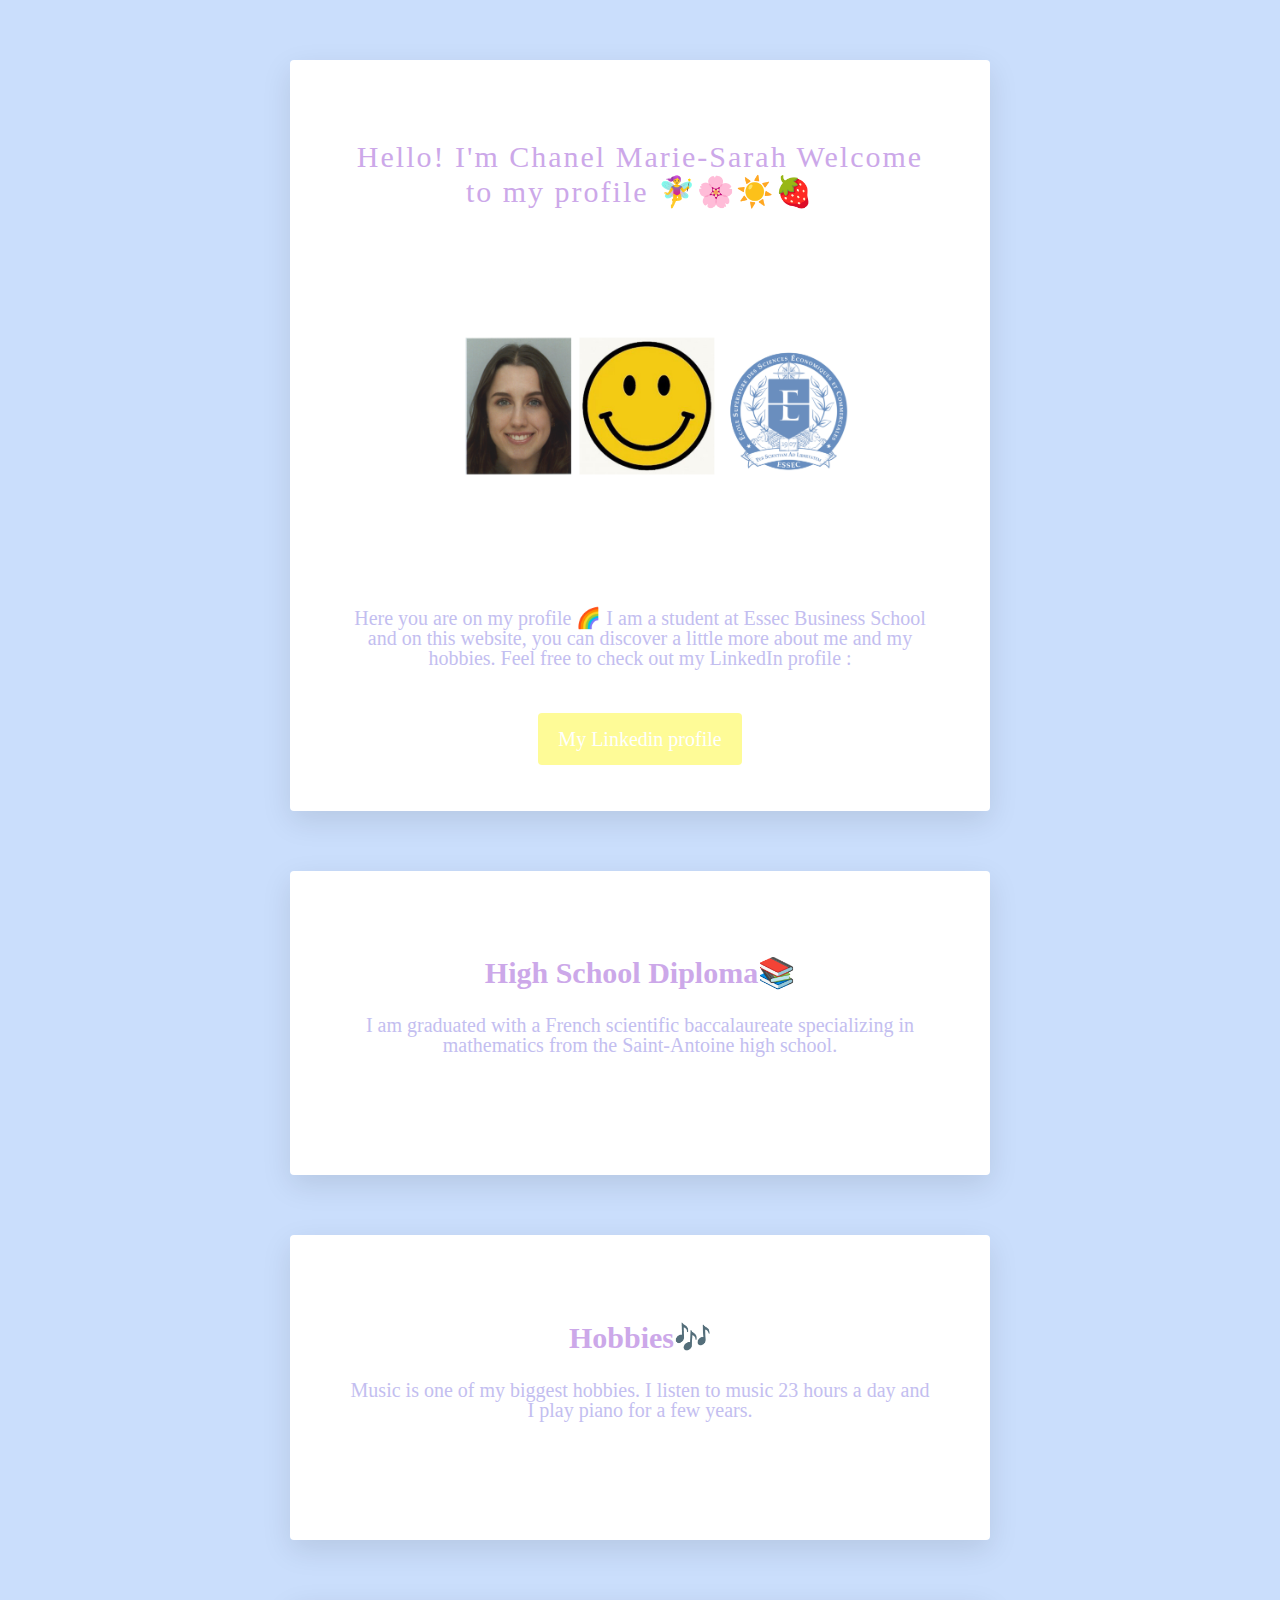
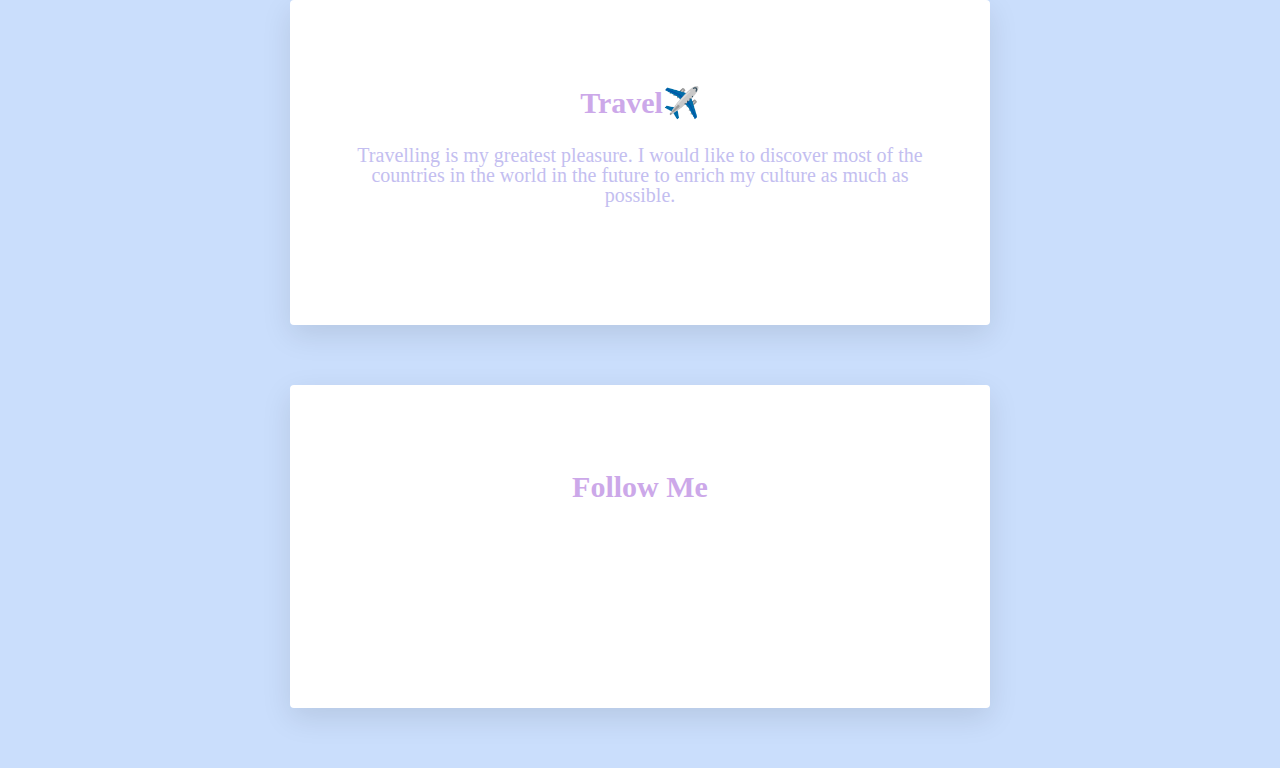
<file: index.html>
<!DOCTYPE html>

<html>

<head>
	<title>Marie-Sarah Chanel's profile</title>
	<meta charset="UTF-8">
	<meta name="description" content="This is the profile of Marie-Sarah">
	<link rel = "preconnect" href = "https://fonts.gstatic.com">
	<link href = "https://fonts.googleapis.com/css2? family = Architects + Daughter & family = Kiwi + Maru & family = Homard & display = swap "rel =" styleheet ">
	<link rel="stylesheet" href="style.css">
	<link rel="stylesheet" href="https://use.fontawesome.com/releases/v5.2.0/css/all.css" integrity="sha384-hWVjflwFxL6sNzntih27bfxkr27PmbbK/iSvJ+a4+0owXq79v+lsFkW54bOGbiDQ" crossorigin="anonymous">
</head>

<body>

	<div class="container" id="introduction">

	<div class="card-white">

		<h1>Hello! I'm Chanel Marie-Sarah     Welcome to my profile 🧚‍♀️🌸☀️🍓</h1>
		<img src="images/logo3.png" id="logo" />
		
		<p>
		Here you are on my profile 🌈 I am a student at Essec Business School and on this website, you can discover a little more about me and my hobbies. Feel free to check out my LinkedIn profile :
		</p>
		<a href="https://www.linkedin.com/in/marie-sarah-chanel-939530201" target="_blank" class="btn-blue">My Linkedin profile </a>
	</div>

	<div class="card-white">

		<h2>High School Diploma📚</h2>
		<p>
		I am graduated with a French scientific baccalaureate specializing in mathematics from 	the Saint-Antoine high school.
		</p>

	</div>	

	<div class="card-white">

		<h2>Hobbies🎶</h2>
		<p>
		Music is one of my biggest hobbies. I listen to music 23 hours a day and I play piano for a few years.

		</p>
	</div>

	<div class="card-white">

		<h2>Travel✈️</h2>
		<p>
		Travelling is my greatest pleasure. I would like to discover most of the countries in the world in the future to enrich my culture as much as possible.
		</p>

	</div>

	<div class="card-white">

		<h2> Follow Me </h2>

		<ul class="list-inline">

		
		<li>
			<a href="https://twitter.com/mariesarvh">
				<i class="fab fa-twitter-square"></i>
			</a>
		</li>
		<li>
			<a href="https://www.instagram.commariesarahcnl/">
				<i class="fab fa-instagram"></i>
			</a>
		</li>
		<li>
			<a href="https://www.linkedin.com/in/marie-sarah-chanel-939530201">
				<i class="fab fa-linkedin"></i>
			</a>
		</li>
		</ul>
	</div>

</div>





</body>

</html>
</file>
<file: style.css>
body{
	background-color: #cadefc;
	color : #c3bef0;
	font-family: 'Architects Daughter', cursive;
	font-size:20px;
	text-align: center;

}

h1 {
	color : #cca8e9;
	font-family: 'Lobster', cursive;
    font-weight: 100;
    letter-spacing: 2px;
    font-size: 30px;
 
}

p {
	font-size: 20px;
	 line-height: 20px;

}

h2 {
	color: #cca8e9;
}


a {
	text-decoration: none;
	color: #cca8e9;
	
	font-size:20px;
	text-align: center;
}
a:hover {
	color: #defcf9;
	
}

p {
	font-family:'Kiwi Maru', serif;

	text-align: center;

 }

 #logo {
 	width: 500px;
 	padding: 0px 15px 0px;
 }


 ul{
 	padding: 10px 280px 20px;
 }



 /* Custom design whit class*/

 .container {
width : 700px;
margin: 40px auto;
  }


 .btn-blue {
  	background-color:  #FEFB97;
  	color: white;
  	padding: 15px 20px;
  	border-radius: 4px;
  }

  .card-white {
  	background-color: white;
  	padding: 60px;
  	box-shadow: 0px 10px 30px rgba(0,0,0,0.1);
  	border-radius: 4px;
  	margin: 60px 0px;
  	text-align:center;
  }



 .list-inline {
  	list-style: none;
  	padding-left:10px;
  	padding-right: 10px

  }

  .list-inline > li{
  	display:inline;
  	padding: 20px 20px;
  }

.list-inline i{
	font-size: 60px;

}

.list-inline i:hover{
	color: yellow;
}

#introduction p{
margin-bottom : 60px;
}
</file>
